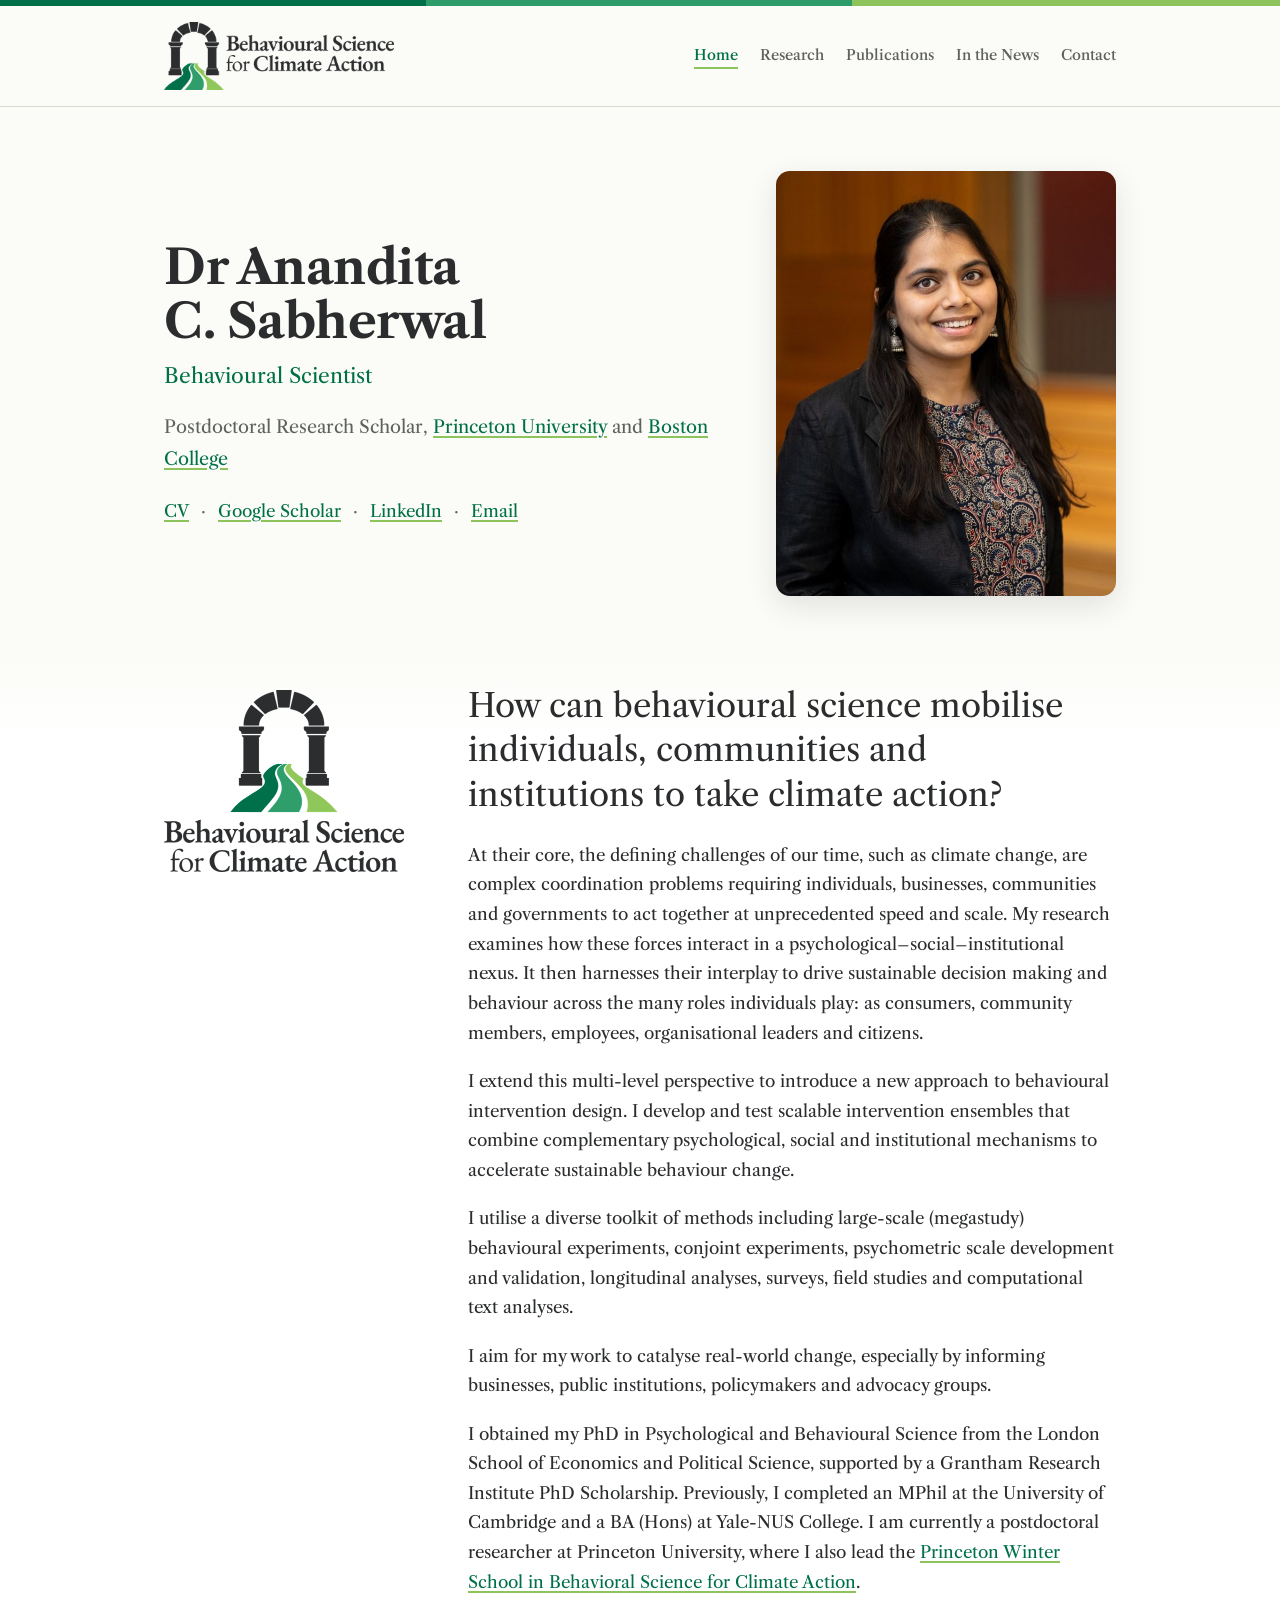
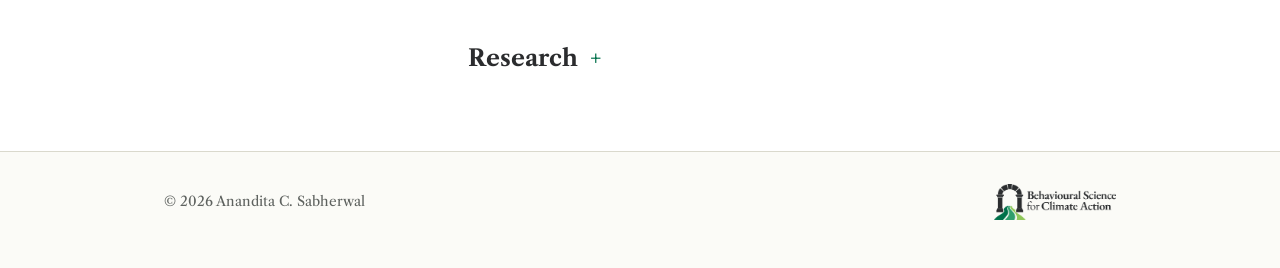
<file: index.html>
<!doctype html>
<html lang="en-GB">
<head>
<meta charset="utf-8">
<meta name="viewport" content="width=device-width, initial-scale=1">
<title>Dr Anandita C. Sabherwal | Behavioural Science for Climate Action</title>
<meta name="description" content="Dr Anandita C. Sabherwal is a behavioural scientist at Princeton University and Boston College. Her research in behavioural science and social psychology examines how to drive action on climate change.">
<meta name="keywords" content="Anandita Sabherwal, behavioural science, behavioral science, social psychology, climate change, climate action, environmental psychology, sustainability, collective action, climate policy, megastudies, Princeton University, Boston College">
<link rel="canonical" href="https://anandita-sabherwal.com/">
<link rel="icon" type="image/png" href="favicon.png">
<link rel="apple-touch-icon" href="apple-touch-icon.png">
<meta name="theme-color" content="#FBFBF7">
<meta property="og:type" content="profile">
<meta property="og:title" content="Dr Anandita C. Sabherwal | Behavioural Science for Climate Action">
<meta property="og:description" content="Dr Anandita C. Sabherwal is a behavioural scientist at Princeton University and Boston College. Her research in behavioural science and social psychology examines how to drive action on climate change.">
<meta property="og:url" content="https://anandita-sabherwal.com/">
<meta property="og:image" content="https://anandita-sabherwal.com/photo.jpg">
<meta property="og:locale" content="en_GB">
<link rel="preconnect" href="https://fonts.googleapis.com">
<link rel="preconnect" href="https://fonts.gstatic.com" crossorigin>
<link href="https://fonts.googleapis.com/css2?family=Libre+Caslon+Text:ital,wght@0,400;0,700;1,400&display=swap" rel="stylesheet">
<link rel="stylesheet" href="style.css">
<script type="application/ld+json">
{
  "@context": "https://schema.org",
  "@type": "Person",
  "name": "Anandita C. Sabherwal",
  "alternateName": [
    "Anandita Sabherwal",
    "Ana Sabherwal"
  ],
  "honorificPrefix": "Dr",
  "url": "https://anandita-sabherwal.com/",
  "image": "https://anandita-sabherwal.com/photo.jpg",
  "jobTitle": "Postdoctoral Research Scholar",
  "affiliation": [
    {
      "@type": "CollegeOrUniversity",
      "name": "Princeton University"
    },
    {
      "@type": "CollegeOrUniversity",
      "name": "Boston College"
    }
  ],
  "alumniOf": [
    {
      "@type": "CollegeOrUniversity",
      "name": "London School of Economics and Political Science"
    },
    {
      "@type": "CollegeOrUniversity",
      "name": "University of Cambridge"
    }
  ],
  "knowsAbout": [
    "Behavioural science",
    "Social psychology",
    "Climate change",
    "Climate action",
    "Environmental psychology",
    "Sustainability",
    "Collective action",
    "Climate policy",
    "Behavioural interventions",
    "Megastudies"
  ],
  "sameAs": [
    "https://scholar.google.com/citations?user=oSfUmEAAAAAJ",
    "https://www.linkedin.com/in/anandita-sabherwal",
    "https://cpree.princeton.edu/people/anandita-sabherwal",
    "https://anandita-sabherwal.weebly.com/"
  ]
}
</script>
<style>
.intro-q { font-size: clamp(1.5rem, 3.2vw, 2.05rem); line-height: 1.35; font-weight: 400; color: var(--ink); margin: 0 0 24px; text-wrap: balance; }
.readmore.rs { border: 0; margin-top: 2.4em; }
.readmore.rs summary { display: inline-flex; justify-content: flex-start; align-items: baseline; gap: 12px; padding: 0; font-family: var(--serif); font-size: 1.45rem; font-weight: 700; letter-spacing: 0; text-transform: none; color: var(--ink); }
.readmore.rs summary::after { content: none; }
.readmore.rs .pm::before { content: "+"; font-weight: 400; color: var(--forest); }
.readmore.rs[open] .pm::before { content: "\2212"; }
.readmore.rs summary:hover { color: var(--forest); }
.readmore.rs .readmore-body { padding-top: 14px; }
</style>
</head>
<body>

<div class="stripe" aria-hidden="true"></div>
<header class="site">
  <div class="bar">
    <a class="brand" href="index.html"><img src="logo.png" alt="Behavioural Science for Climate Action" width="1000" height="296"></a>
    <nav aria-label="Main">
      <a href="index.html" aria-current="page">Home</a>
      <a href="index.html#research">Research</a>
      <a href="publications.html">Publications</a>
      <a href="in-the-news.html">In the News</a>
      <a href="contact.html">Contact</a>
    </nav>
  </div>
</header>

<main>

  <div class="hero">
    <div>
      <h1>Dr Anandita C. Sabherwal</h1>
      <p class="title-line">Behavioural Scientist</p>
      <p class="role">Postdoctoral Research Scholar, <a href="https://cpree.princeton.edu/people/anandita-sabherwal">Princeton University</a> and <a href="https://www.bc.edu/content/bc-web/schools/morrissey/departments/psychology-neuroscience/labs/sparkman-lab/people.html">Boston College</a></p>
      <p class="quicklinks"><a href="https://drive.google.com/file/d/1-MQa-zO1Q47tE6_Z-SxhCzcOcGEx7T5-/view?usp=sharing">CV</a><a href="https://scholar.google.com/citations?user=oSfUmEAAAAAJ&amp;hl=en">Google Scholar</a><a href="https://www.linkedin.com/in/anandita-sabherwal">LinkedIn</a><a href="mailto:asabherwal@princeton.edu">Email</a></p>
    </div>
    <div class="headshot">
      <img src="photo.jpg" alt="Dr Anandita C. Sabherwal" width="800" height="994">
    </div>
  </div>

</main>

<div class="intro">
  <div class="intro-inner">
    <div class="side-logo"><img src="logo-stacked.png" alt="Behavioural Science for Climate Action" width="700" height="530"></div>
    <div class="prose">
      <h2 class="intro-q">How can behavioural science mobilise individuals, communities and institutions to take climate action?</h2>
      <p>At their core, the defining challenges of our time, such as climate change, are complex coordination problems requiring individuals, businesses, communities and governments to act together at unprecedented speed and scale. My research examines how these forces interact in a psychological–social–institutional nexus. It then harnesses their interplay to drive sustainable decision making and behaviour across the many roles individuals play: as consumers, community members, employees, organisational leaders and citizens.</p>
      <p>I extend this multi-level perspective to introduce a new approach to behavioural intervention design. I develop and test scalable intervention ensembles that combine complementary psychological, social and institutional mechanisms to accelerate sustainable behaviour change.</p>
      <p>I utilise a diverse toolkit of methods including large-scale (megastudy) behavioural experiments, conjoint experiments, psychometric scale development and validation, longitudinal analyses, surveys, field studies and computational text analyses.</p>
      <p>I aim for my work to catalyse real-world change, especially by informing businesses, public institutions, policymakers and advocacy groups.</p>
      <p>I obtained my PhD in Psychological and Behavioural Science from the London School of Economics and Political Science, supported by a Grantham Research Institute PhD Scholarship. Previously, I completed an MPhil at the University of Cambridge and a BA (Hons) at Yale-NUS College. I am currently a postdoctoral researcher at Princeton University, where I also lead the <a href="https://www.princetonclimateschool.com/">Princeton Winter School in Behavioral Science for Climate Action</a>.</p>
    <details class="readmore rs" id="research">
      <summary>Research <span class="pm" aria-hidden="true"></span></summary>
      <div class="readmore-body">
      <p>My overarching aim is to develop a behavioural science for complex societal challenges. I view challenges such as climate change both as targets for intervention and as contexts for uncovering the mechanisms through which individuals, groups and institutions influence eachother's decisions and actions This work is rooted in, and seeks to advance, theories of judgment and decision making, social and organisational influence and behavioural intervention design.</p>
      <p>Specifically, I ask: How do <strong>psychological processes</strong> such as motivation and emotions, <strong>social processes</strong> such as social norms and social identity, and <strong>institutional processes</strong> such as organisational culture and governmental efficacy co-influence one another? How can synergies be created between these processes to drive transformative change? And, equally importantly, what happens when these forces are misaligned on an issue?</p>
      <p>I translate these insights into interventions to drive key behaviours, including sustainable consumption, workplace sustainability, climate advocacy and policy support. I then stress-test these interventions in multi-intervention megastudies.</p>
      <p>I have published this work in leading academic journals including <a href="https://www.pnas.org/doi/10.1073/pnas.2533408123"><i>Proceedings of the National Academy of Sciences</i></a>, Nature's <a href="https://www.nature.com/articles/s43247-026-03743-1"><i>Communications Earth &amp; Environment</i></a>, <a href="https://www.sciencedirect.com/science/article/pii/S2352154624001268"><i>Current Opinion in Behavioral Sciences</i></a> and the <a href="https://www.sciencedirect.com/science/article/pii/S0272494421000931"><i>Journal of Environmental Psychology</i></a>, among others.</p>
      <p>I have also communicated these findings to broader audiences through public-facing writing for outlets such as <a href="https://time.com/article/2026/08/03/how-to-address-america-crisis-of-confidence/">TIME</a>, <a href="https://www.nature.com/articles/d41586-026-02424-5">Nature</a>, SPSP's <a href="https://spsp.org/news/character-and-context-blog/sabherwal-sparkman-when-societys-loudest-voices-disagree-whom-do-people-follow">Character and Context</a> blog, <a href="https://theconversation.com/greta-thunberg-effect-people-familiar-with-young-climate-activist-may-be-more-likely-to-act-154146">The Conversation</a>, <a href="https://grist.org/fix/opinion/angry-about-the-climate-crisis-research-shows-that-could-be-a-good-thing/">Grist</a> and <a href="https://www.downtoearth.org.in/climate-change/climate-proxies-can-effectively-mobilise-public-action-and-tackle-climate-change-65745">Down to Earth</a>.</p>
      <p>My research spans diverse lab and field settings in India, Singapore, the United States, the United Kingdom and the European Union.</p>
      </div>
    </details>
    </div>
  </div>
</div>
<script>
  (function () {
    function openIfHash() {
      if (location.hash === '#research') {
        var d = document.getElementById('research');
        if (d) { d.open = true; d.scrollIntoView({ block: 'start' }); }
      }
    }
    openIfHash(); window.addEventListener('hashchange', openIfHash);
  })();
</script>

<footer>
  <div class="foot">
    <span>© <span id="y">2026</span> Anandita C. Sabherwal</span>
    <img src="logo.png" alt="Behavioural Science for Climate Action" width="1000" height="296">
  </div>
  <script>document.getElementById('y').textContent = new Date().getFullYear();</script>
</footer>

</body>
</html>
</file>
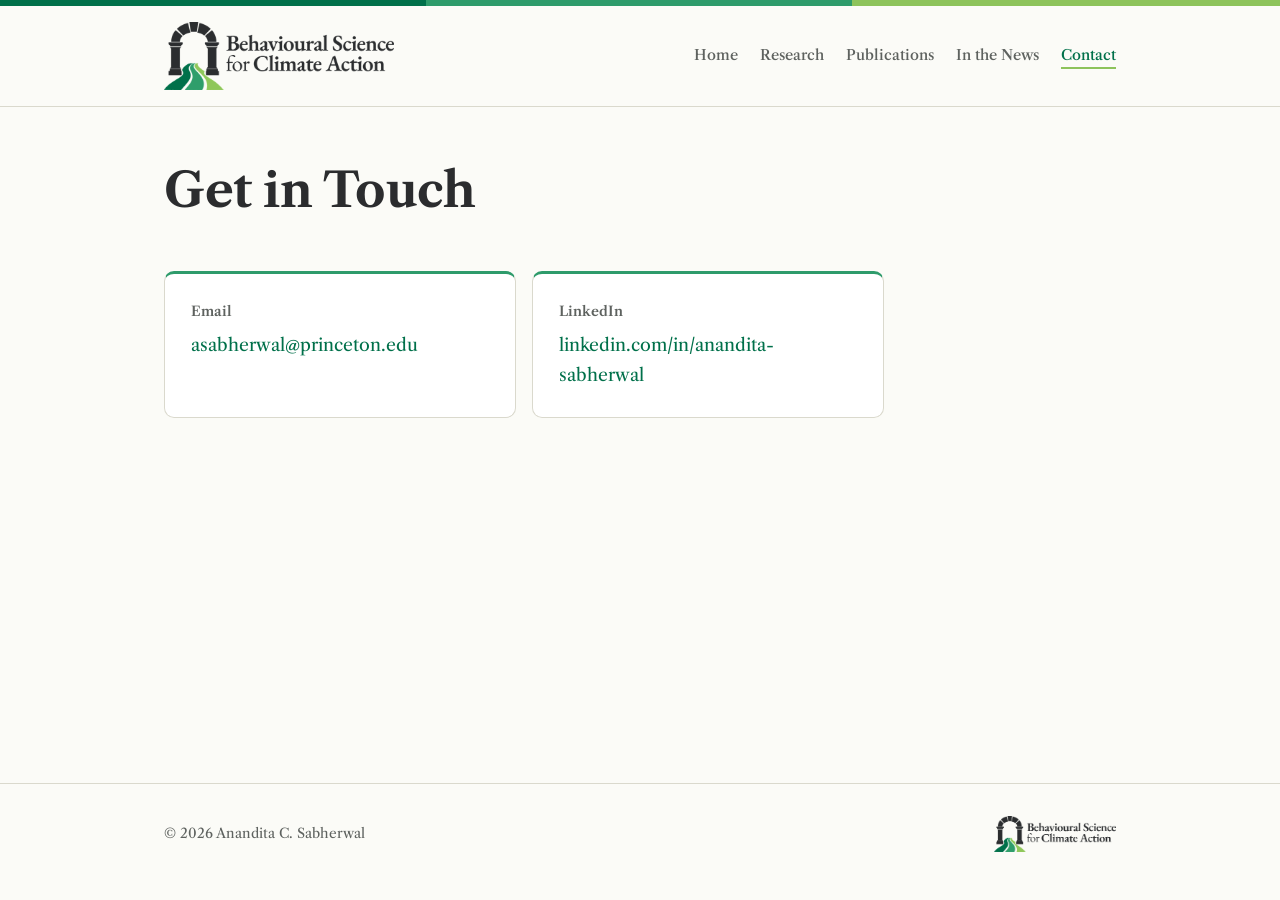
<file: contact.html>
<!doctype html>
<html lang="en-GB">
<head>
<meta charset="utf-8">
<meta name="viewport" content="width=device-width, initial-scale=1">
<title>Contact | Dr Anandita C. Sabherwal</title>
<meta name="description" content="Contact Dr Anandita C. Sabherwal, behavioural scientist at Princeton University and Boston College.">
<meta name="keywords" content="Anandita Sabherwal, behavioural science, behavioral science, social psychology, climate change, climate action, environmental psychology, sustainability, collective action, climate policy, megastudies, Princeton University, Boston College">
<link rel="canonical" href="https://anandita-sabherwal.com/contact.html">
<link rel="icon" type="image/png" href="favicon.png">
<link rel="apple-touch-icon" href="apple-touch-icon.png">
<meta name="theme-color" content="#FBFBF7">
<meta property="og:type" content="profile">
<meta property="og:title" content="Contact | Dr Anandita C. Sabherwal">
<meta property="og:description" content="Contact Dr Anandita C. Sabherwal, behavioural scientist at Princeton University and Boston College.">
<meta property="og:url" content="https://anandita-sabherwal.com/contact.html">
<meta property="og:image" content="https://anandita-sabherwal.com/photo.jpg">
<meta property="og:locale" content="en_GB">
<link rel="preconnect" href="https://fonts.googleapis.com">
<link rel="preconnect" href="https://fonts.gstatic.com" crossorigin>
<link href="https://fonts.googleapis.com/css2?family=Libre+Caslon+Text:ital,wght@0,400;0,700;1,400&display=swap" rel="stylesheet">
<link rel="stylesheet" href="style.css">
</head>
<body>

<div class="stripe" aria-hidden="true"></div>
<header class="site">
  <div class="bar">
    <a class="brand" href="index.html"><img src="logo.png" alt="Behavioural Science for Climate Action" width="1000" height="296"></a>
    <nav aria-label="Main">
      <a href="index.html">Home</a>
      <a href="index.html#research">Research</a>
      <a href="publications.html">Publications</a>
      <a href="in-the-news.html">In the News</a>
      <a href="contact.html" aria-current="page">Contact</a>
    </nav>
  </div>
</header>

<main class="page">
  <div class="pagehead">
    <h1>Get in Touch</h1>
  </div>
  <section>
    <div class="contactcards">
      <a class="ccard" href="mailto:asabherwal@princeton.edu"><span class="k">Email</span><span class="v">asabherwal@princeton.edu</span></a>
      <a class="ccard" href="https://www.linkedin.com/in/anandita-sabherwal"><span class="k">LinkedIn</span><span class="v">linkedin.com/in/anandita-sabherwal</span></a>
    </div>
  </section>
</main>

<footer>
  <div class="foot">
    <span>© <span id="y">2026</span> Anandita C. Sabherwal</span>
    <img src="logo.png" alt="Behavioural Science for Climate Action" width="1000" height="296">
  </div>
  <script>document.getElementById('y').textContent = new Date().getFullYear();</script>
</footer>

</body>
</html>
</file>
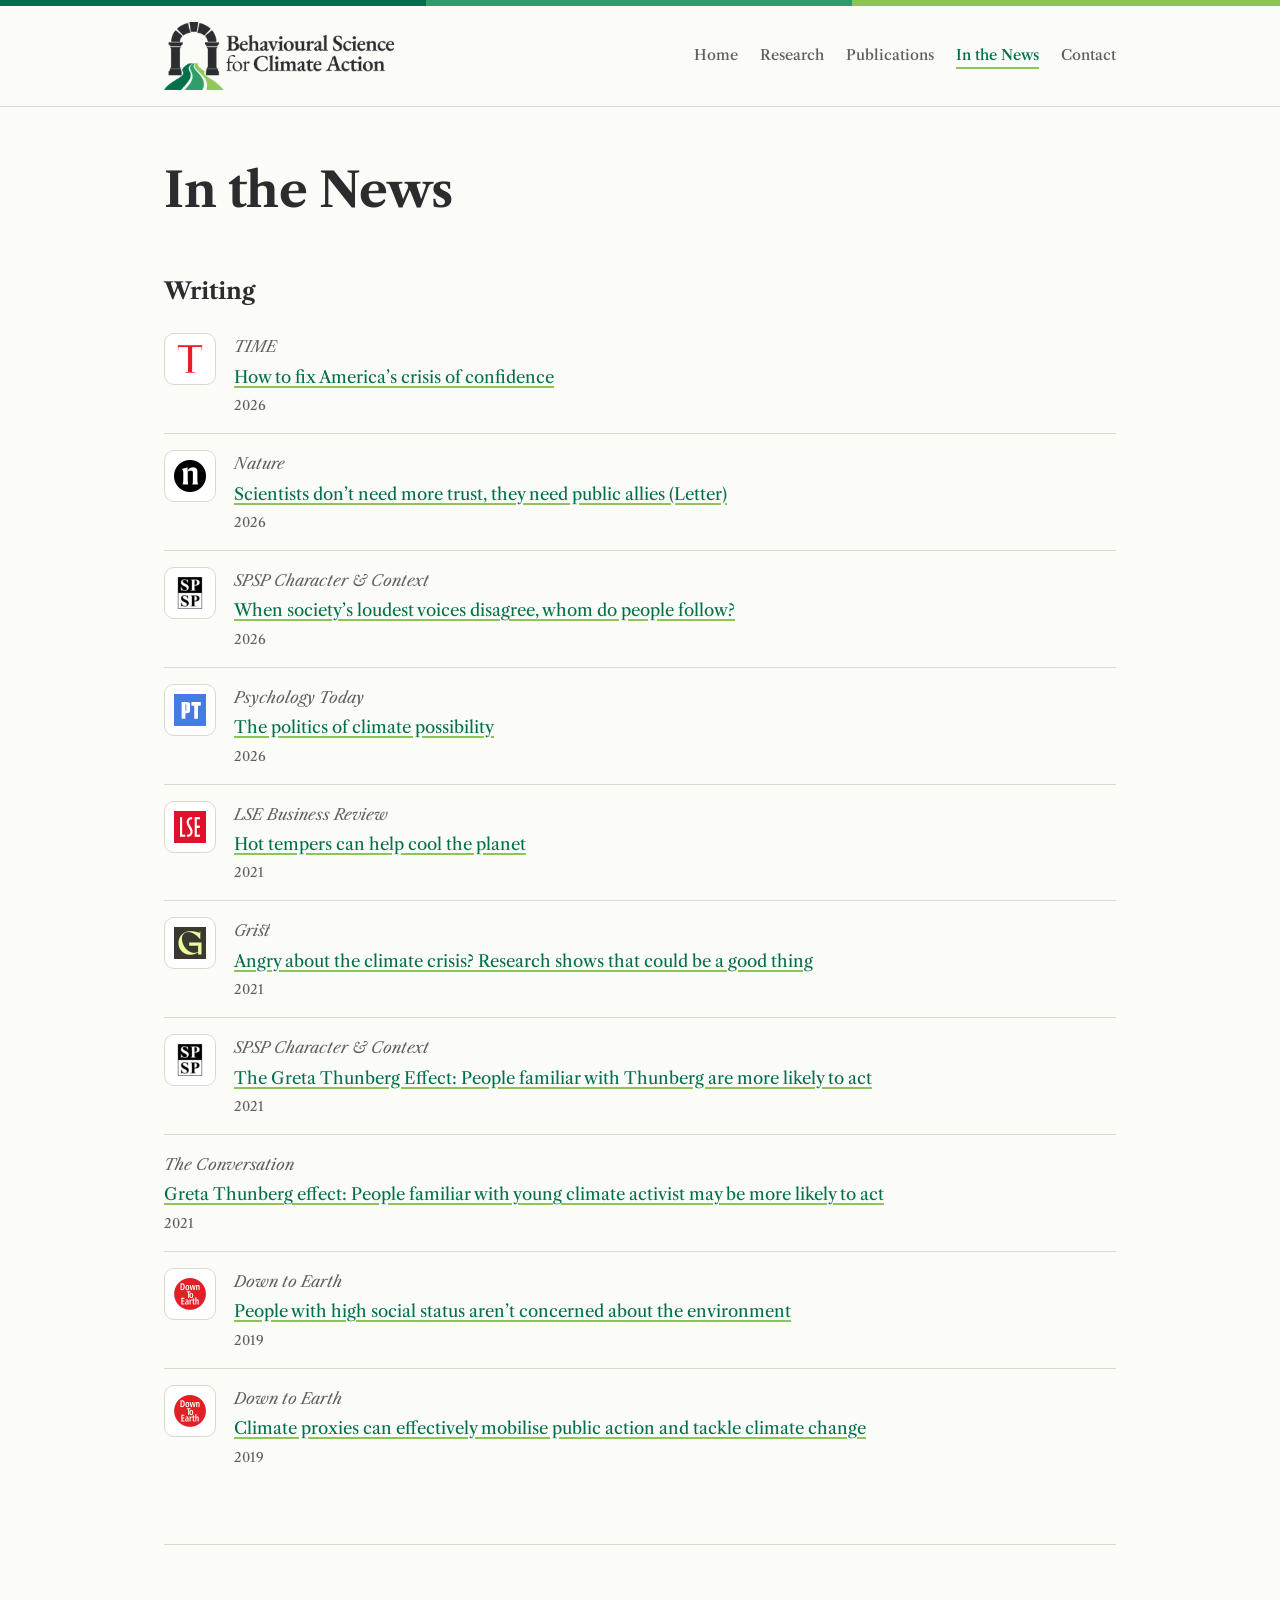
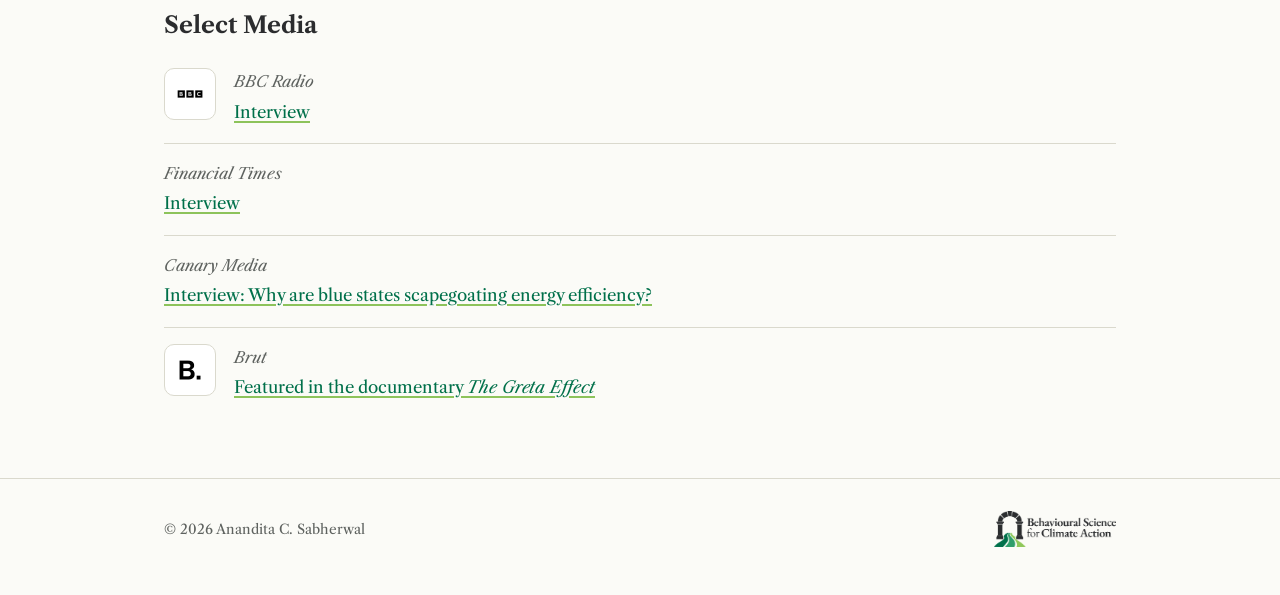
<file: in-the-news.html>
<!doctype html>
<html lang="en-GB">
<head>
<meta charset="utf-8">
<meta name="viewport" content="width=device-width, initial-scale=1">
<title>In the News | Dr Anandita C. Sabherwal</title>
<meta name="description" content="Dr Anandita C. Sabherwal in the news: writing for TIME, Nature, Psychology Today, Grist and The Conversation, and interviews with the BBC and Financial Times.">
<meta name="keywords" content="Anandita Sabherwal, behavioural science, behavioral science, social psychology, climate change, climate action, environmental psychology, sustainability, collective action, climate policy, megastudies, Princeton University, Boston College">
<link rel="canonical" href="https://anandita-sabherwal.com/in-the-news.html">
<link rel="icon" type="image/png" href="favicon.png">
<link rel="apple-touch-icon" href="apple-touch-icon.png">
<meta name="theme-color" content="#FBFBF7">
<meta property="og:type" content="profile">
<meta property="og:title" content="In the News | Dr Anandita C. Sabherwal">
<meta property="og:description" content="Dr Anandita C. Sabherwal in the news: writing for TIME, Nature, Psychology Today, Grist and The Conversation, and interviews with the BBC and Financial Times.">
<meta property="og:url" content="https://anandita-sabherwal.com/in-the-news.html">
<meta property="og:image" content="https://anandita-sabherwal.com/photo.jpg">
<meta property="og:locale" content="en_GB">
<link rel="preconnect" href="https://fonts.googleapis.com">
<link rel="preconnect" href="https://fonts.gstatic.com" crossorigin>
<link href="https://fonts.googleapis.com/css2?family=Libre+Caslon+Text:ital,wght@0,400;0,700;1,400&display=swap" rel="stylesheet">
<link rel="stylesheet" href="style.css">
</head>
<body>

<div class="stripe" aria-hidden="true"></div>
<header class="site">
  <div class="bar">
    <a class="brand" href="index.html"><img src="logo.png" alt="Behavioural Science for Climate Action" width="1000" height="296"></a>
    <nav aria-label="Main">
      <a href="index.html">Home</a>
      <a href="index.html#research">Research</a>
      <a href="publications.html">Publications</a>
      <a href="in-the-news.html" aria-current="page">In the News</a>
      <a href="contact.html">Contact</a>
    </nav>
  </div>
</header>

<main class="page">
  <div class="pagehead">
    <h1>In the News</h1>
  </div>
  <section>
    <h2>Writing</h2>
    <ul class="pwlist">
      <li><span class="outlet"><img src="outlets/time.png" alt="" width="40" height="40" loading="lazy" onerror="this.parentNode.remove()"></span><span class="pw"><span class="oname">TIME</span><a href="https://time.com/article/2026/08/03/how-to-address-america-crisis-of-confidence/">How to fix America’s crisis of confidence</a> <span class="yr">2026</span></span></li>
      <li><span class="outlet"><img src="outlets/nature.png" alt="" width="40" height="40" loading="lazy" onerror="this.parentNode.remove()"></span><span class="pw"><span class="oname">Nature</span><a href="https://www.nature.com/articles/d41586-026-02424-5">Scientists don’t need more trust, they need public allies (Letter)</a> <span class="yr">2026</span></span></li>
      <li><span class="outlet"><img src="outlets/spsp.png" alt="" width="40" height="40" loading="lazy" onerror="this.parentNode.remove()"></span><span class="pw"><span class="oname">SPSP Character &amp; Context</span><a href="https://spsp.org/news/character-and-context-blog/sabherwal-sparkman-when-societys-loudest-voices-disagree-whom-do-people-follow">When society’s loudest voices disagree, whom do people follow?</a> <span class="yr">2026</span></span></li>
      <li><span class="outlet"><img src="outlets/psychologytoday.png" alt="" width="40" height="40" loading="lazy" onerror="this.parentNode.remove()"></span><span class="pw"><span class="oname">Psychology Today</span><a href="https://www.psychologytoday.com/us/blog/climate-solutions/202606/the-politics-of-climate-possibility">The politics of climate possibility</a> <span class="yr">2026</span></span></li>
      <li><span class="outlet"><img src="outlets/lse.png" alt="" width="40" height="40" loading="lazy" onerror="this.parentNode.remove()"></span><span class="pw"><span class="oname">LSE Business Review</span><a href="https://blogs.lse.ac.uk/businessreview/2021/11/30/hot-tempers-can-help-cool-the-planet/">Hot tempers can help cool the planet</a> <span class="yr">2021</span></span></li>
      <li><span class="outlet"><img src="outlets/grist.png" alt="" width="40" height="40" loading="lazy" onerror="this.parentNode.remove()"></span><span class="pw"><span class="oname">Grist</span><a href="https://grist.org/fix/opinion/angry-about-the-climate-crisis-research-shows-that-could-be-a-good-thing/">Angry about the climate crisis? Research shows that could be a good thing</a> <span class="yr">2021</span></span></li>
      <li><span class="outlet"><img src="outlets/spsp.png" alt="" width="40" height="40" loading="lazy" onerror="this.parentNode.remove()"></span><span class="pw"><span class="oname">SPSP Character &amp; Context</span><a href="https://www.spsp.org/news-center/blog/sabherwal-van-der-linden-swim-greta-thunberg-effect">The Greta Thunberg Effect: People familiar with Thunberg are more likely to act</a> <span class="yr">2021</span></span></li>
      <li><span class="outlet"><img src="https://www.google.com/s2/favicons?domain=theconversation.com&amp;sz=128" alt="" width="40" height="40" loading="lazy" onerror="this.parentNode.remove()"></span><span class="pw"><span class="oname">The Conversation</span><a href="https://theconversation.com/greta-thunberg-effect-people-familiar-with-young-climate-activist-may-be-more-likely-to-act-154146">Greta Thunberg effect: People familiar with young climate activist may be more likely to act</a> <span class="yr">2021</span></span></li>
      <li><span class="outlet"><img src="outlets/downtoearth.png" alt="" width="40" height="40" loading="lazy" onerror="this.parentNode.remove()"></span><span class="pw"><span class="oname">Down to Earth</span><a href="https://www.downtoearth.org.in/interviews/climate-change/-people-with-high-social-status-aren-t-concerned-about-environment--65988">People with high social status aren’t concerned about the environment</a> <span class="yr">2019</span></span></li>
      <li><span class="outlet"><img src="outlets/downtoearth.png" alt="" width="40" height="40" loading="lazy" onerror="this.parentNode.remove()"></span><span class="pw"><span class="oname">Down to Earth</span><a href="https://www.downtoearth.org.in/climate-change/climate-proxies-can-effectively-mobilise-public-action-and-tackle-climate-change-65745">Climate proxies can effectively mobilise public action and tackle climate change</a> <span class="yr">2019</span></span></li>
    </ul>
  </section>
  <section>
    <h2>Select Media</h2>
    <ul class="pwlist">
      <li><span class="outlet"><img src="outlets/bbc.png" alt="" width="40" height="40" loading="lazy" onerror="this.parentNode.remove()"></span><span class="pw"><span class="oname">BBC Radio</span><a href="https://www.bbc.co.uk/programmes/w3ct43dc">Interview</a></span></li>
      <li><span class="outlet"><img src="https://www.google.com/s2/favicons?domain=ft.com&amp;sz=128" alt="" width="40" height="40" loading="lazy" onerror="this.parentNode.remove()"></span><span class="pw"><span class="oname">Financial Times</span><a href="https://www.ft.com/content/6ee4bb03-3039-446a-997f-91a7aef5f137">Interview</a></span></li>
      <li><span class="outlet"><img src="https://www.google.com/s2/favicons?domain=canarymedia.com&amp;sz=128" alt="" width="40" height="40" loading="lazy" onerror="this.parentNode.remove()"></span><span class="pw"><span class="oname">Canary Media</span><a href="https://www.canarymedia.com/articles/energy-efficiency/why-are-blue-states-scapegoating-energy-efficiency">Interview: Why are blue states scapegoating energy efficiency?</a></span></li>
      <li><span class="outlet"><img src="outlets/brut.png" alt="" width="40" height="40" loading="lazy" onerror="this.parentNode.remove()"></span><span class="pw"><span class="oname">Brut</span><a href="https://www.primevideo.com/detail/LEffet-Greta/0MIDT0HH7QXJCJ7R3EQ5OZCF9L">Featured in the documentary <i>The Greta Effect</i></a></span></li>
    </ul>
  </section>
</main>

<footer>
  <div class="foot">
    <span>© <span id="y">2026</span> Anandita C. Sabherwal</span>
    <img src="logo.png" alt="Behavioural Science for Climate Action" width="1000" height="296">
  </div>
  <script>document.getElementById('y').textContent = new Date().getFullYear();</script>
</footer>

</body>
</html>
</file>
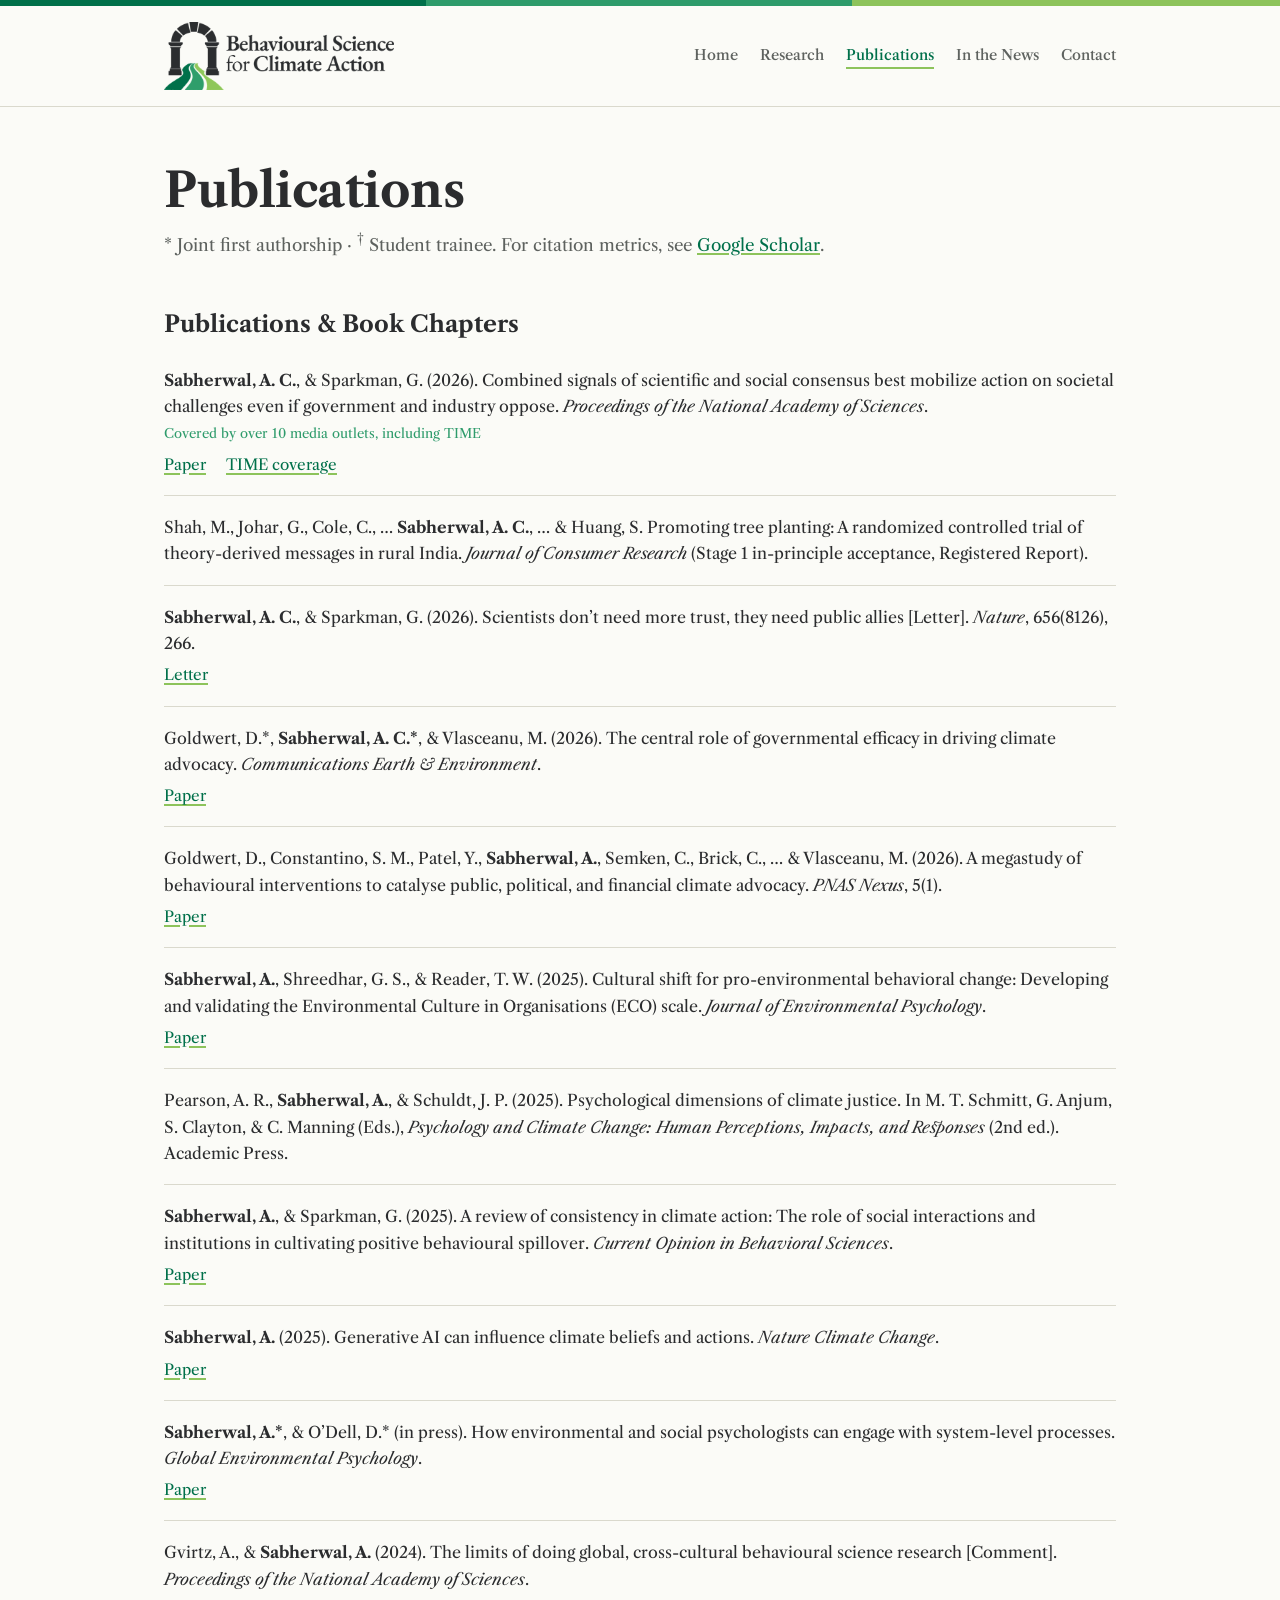
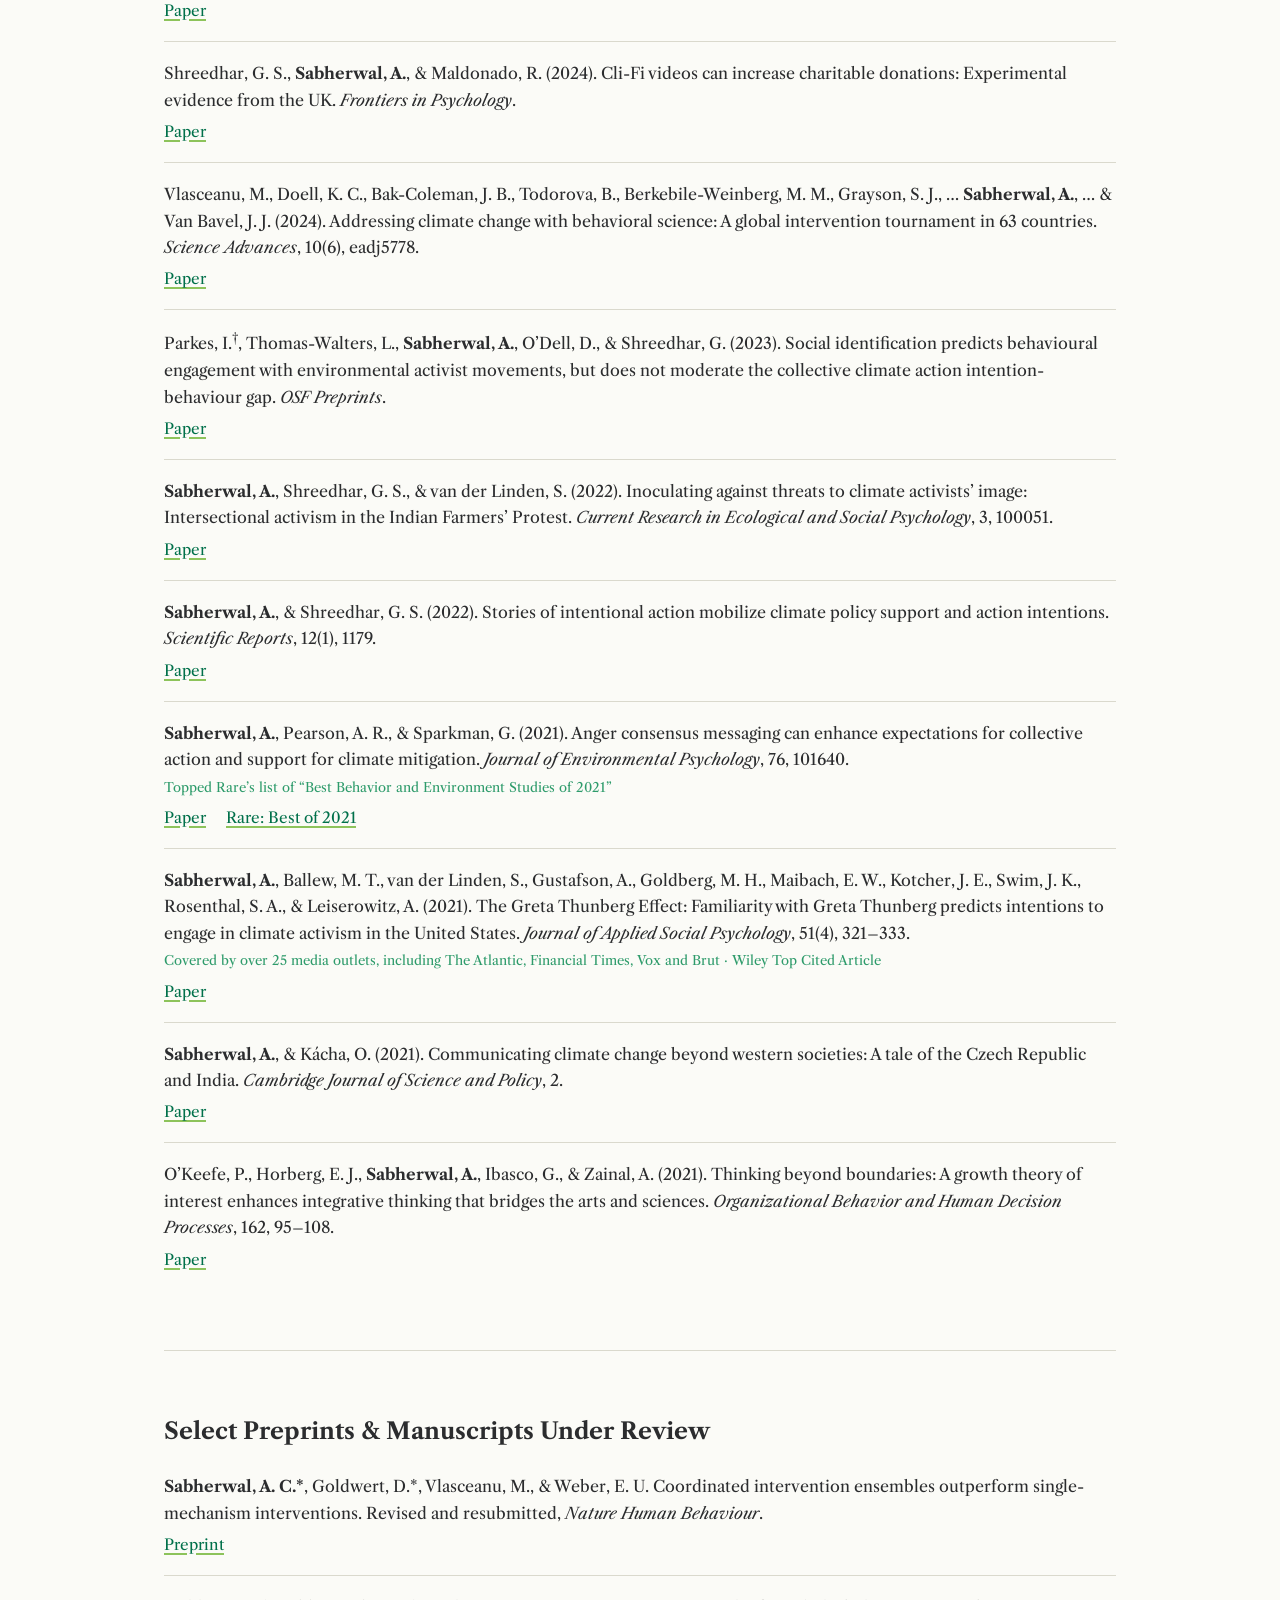
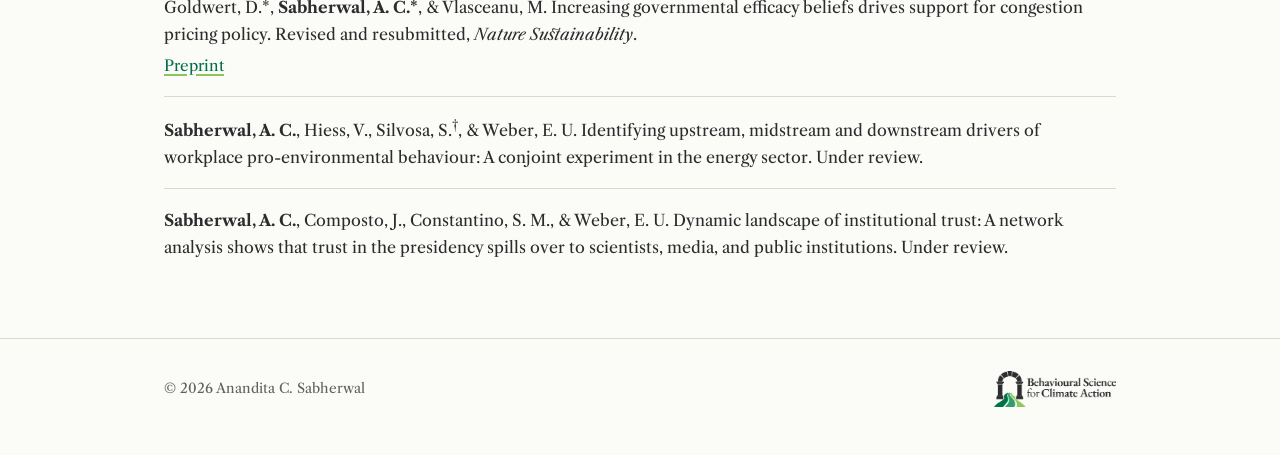
<file: publications.html>
<!doctype html>
<html lang="en-GB">
<head>
<meta charset="utf-8">
<meta name="viewport" content="width=device-width, initial-scale=1">
<title>Publications | Dr Anandita C. Sabherwal</title>
<meta name="description" content="Publications by Dr Anandita C. Sabherwal on climate action, collective action, behavioural interventions and megastudies, in PNAS, Nature Climate Change, Journal of Environmental Psychology and more.">
<meta name="keywords" content="Anandita Sabherwal, behavioural science, behavioral science, social psychology, climate change, climate action, environmental psychology, sustainability, collective action, climate policy, megastudies, Princeton University, Boston College">
<link rel="canonical" href="https://anandita-sabherwal.com/publications.html">
<link rel="icon" type="image/png" href="favicon.png">
<link rel="apple-touch-icon" href="apple-touch-icon.png">
<meta name="theme-color" content="#FBFBF7">
<meta property="og:type" content="profile">
<meta property="og:title" content="Publications | Dr Anandita C. Sabherwal">
<meta property="og:description" content="Publications by Dr Anandita C. Sabherwal on climate action, collective action, behavioural interventions and megastudies, in PNAS, Nature Climate Change, Journal of Environmental Psychology and more.">
<meta property="og:url" content="https://anandita-sabherwal.com/publications.html">
<meta property="og:image" content="https://anandita-sabherwal.com/photo.jpg">
<meta property="og:locale" content="en_GB">
<link rel="preconnect" href="https://fonts.googleapis.com">
<link rel="preconnect" href="https://fonts.gstatic.com" crossorigin>
<link href="https://fonts.googleapis.com/css2?family=Libre+Caslon+Text:ital,wght@0,400;0,700;1,400&display=swap" rel="stylesheet">
<link rel="stylesheet" href="style.css">
</head>
<body>

<div class="stripe" aria-hidden="true"></div>
<header class="site">
  <div class="bar">
    <a class="brand" href="index.html"><img src="logo.png" alt="Behavioural Science for Climate Action" width="1000" height="296"></a>
    <nav aria-label="Main">
      <a href="index.html">Home</a>
      <a href="index.html#research">Research</a>
      <a href="publications.html" aria-current="page">Publications</a>
      <a href="in-the-news.html">In the News</a>
      <a href="contact.html">Contact</a>
    </nav>
  </div>
</header>

<main class="page">
  <div class="pagehead">
    <h1>Publications</h1>
    <p class="sub">* Joint first authorship · <sup>†</sup> Student trainee. For citation metrics, see <a href="https://scholar.google.com/citations?user=oSfUmEAAAAAJ&amp;hl=en">Google Scholar</a>.</p>
  </div>
  <section>
    <h2>Publications &amp; Book Chapters</h2>

    <ol class="pubs">
      <li><span class="me">Sabherwal, A. C.</span>, &amp; Sparkman, G. (2026). Combined signals of scientific and social consensus best mobilize action on societal challenges even if government and industry oppose. <span class="venue">Proceedings of the National Academy of Sciences</span>.<br><span class="pnote">Covered by over 10 media outlets, including TIME</span><div class="actions"><a href="https://doi.org/10.1073/pnas.2533408123">Paper</a> <a href="https://time.com/article/2026/08/03/how-to-address-america-crisis-of-confidence/">TIME coverage</a></div></li>
      <li>Shah, M., Johar, G., Cole, C., … <span class="me">Sabherwal, A. C.</span>, … &amp; Huang, S. Promoting tree planting: A randomized controlled trial of theory-derived messages in rural India. <span class="venue">Journal of Consumer Research</span> (Stage 1 in-principle acceptance, Registered Report).</li>
      <li><span class="me">Sabherwal, A. C.</span>, &amp; Sparkman, G. (2026). Scientists don’t need more trust, they need public allies [Letter]. <span class="venue">Nature</span>, 656(8126), 266.<div class="actions"><a href="https://www.nature.com/articles/d41586-026-02424-5">Letter</a></div></li>
      <li>Goldwert, D.*, <span class="me">Sabherwal, A. C.*</span>, &amp; Vlasceanu, M. (2026). The central role of governmental efficacy in driving climate advocacy. <span class="venue">Communications Earth &amp; Environment</span>.<div class="actions"><a href="https://www.nature.com/articles/s43247-026-03743-1">Paper</a></div></li>
      <li>Goldwert, D., Constantino, S. M., Patel, Y., <span class="me">Sabherwal, A.</span>, Semken, C., Brick, C., … &amp; Vlasceanu, M. (2026). A megastudy of behavioural interventions to catalyse public, political, and financial climate advocacy. <span class="venue">PNAS Nexus</span>, 5(1).<div class="actions"><a href="https://doi.org/10.1093/pnasnexus/pgaf400">Paper</a></div></li>
      <li><span class="me">Sabherwal, A.</span>, Shreedhar, G. S., &amp; Reader, T. W. (2025). Cultural shift for pro-environmental behavioral change: Developing and validating the Environmental Culture in Organisations (ECO) scale. <span class="venue">Journal of Environmental Psychology</span>.<div class="actions"><a href="https://doi.org/10.1016/j.jenvp.2025.102597">Paper</a></div></li>
      <li>Pearson, A. R., <span class="me">Sabherwal, A.</span>, &amp; Schuldt, J. P. (2025). Psychological dimensions of climate justice. In M. T. Schmitt, G. Anjum, S. Clayton, &amp; C. Manning (Eds.), <span class="venue">Psychology and Climate Change: Human Perceptions, Impacts, and Responses</span> (2nd ed.). Academic Press.</li>
      <li><span class="me">Sabherwal, A.</span>, &amp; Sparkman, G. (2025). A review of consistency in climate action: The role of social interactions and institutions in cultivating positive behavioural spillover. <span class="venue">Current Opinion in Behavioral Sciences</span>.<div class="actions"><a href="https://doi.org/10.1016/j.cobeha.2024.101475">Paper</a></div></li>
      <li><span class="me">Sabherwal, A.</span> (2025). Generative AI can influence climate beliefs and actions. <span class="venue">Nature Climate Change</span>.<div class="actions"><a href="https://doi.org/10.1038/s41558-025-02438-3">Paper</a></div></li>
      <li><span class="me">Sabherwal, A.*</span>, &amp; O’Dell, D.* (in press). How environmental and social psychologists can engage with system-level processes. <span class="venue">Global Environmental Psychology</span>.<div class="actions"><a href="https://doi.org/10.5964/gep.13621">Paper</a></div></li>
      <li>Gvirtz, A., &amp; <span class="me">Sabherwal, A.</span> (2024). The limits of doing global, cross-cultural behavioural science research [Comment]. <span class="venue">Proceedings of the National Academy of Sciences</span>.<div class="actions"><a href="https://doi.org/10.1073/pnas.2316690121">Paper</a></div></li>
      <li>Shreedhar, G. S., <span class="me">Sabherwal, A.</span>, &amp; Maldonado, R. (2024). Cli-Fi videos can increase charitable donations: Experimental evidence from the UK. <span class="venue">Frontiers in Psychology</span>.<div class="actions"><a href="https://doi.org/10.3389/fpsyg.2023.1176077">Paper</a></div></li>
      <li>Vlasceanu, M., Doell, K. C., Bak-Coleman, J. B., Todorova, B., Berkebile-Weinberg, M. M., Grayson, S. J., … <span class="me">Sabherwal, A.</span>, … &amp; Van Bavel, J. J. (2024). Addressing climate change with behavioral science: A global intervention tournament in 63 countries. <span class="venue">Science Advances</span>, 10(6), eadj5778.<div class="actions"><a href="https://doi.org/10.1126/sciadv.adj5778">Paper</a></div></li>
      <li>Parkes, I.<sup>†</sup>, Thomas-Walters, L., <span class="me">Sabherwal, A.</span>, O’Dell, D., &amp; Shreedhar, G. (2023). Social identification predicts behavioural engagement with environmental activist movements, but does not moderate the collective climate action intention-behaviour gap. <span class="venue">OSF Preprints</span>.<div class="actions"><a href="https://doi.org/10.31235/osf.io/4ksgw">Paper</a></div></li>
      <li><span class="me">Sabherwal, A.</span>, Shreedhar, G. S., &amp; van der Linden, S. (2022). Inoculating against threats to climate activists’ image: Intersectional activism in the Indian Farmers’ Protest. <span class="venue">Current Research in Ecological and Social Psychology</span>, 3, 100051.<div class="actions"><a href="https://doi.org/10.1016/j.cresp.2022.100051">Paper</a></div></li>
      <li><span class="me">Sabherwal, A.</span>, &amp; Shreedhar, G. S. (2022). Stories of intentional action mobilize climate policy support and action intentions. <span class="venue">Scientific Reports</span>, 12(1), 1179.<div class="actions"><a href="https://doi.org/10.1038/s41598-021-04392-4">Paper</a></div></li>
      <li><span class="me">Sabherwal, A.</span>, Pearson, A. R., &amp; Sparkman, G. (2021). Anger consensus messaging can enhance expectations for collective action and support for climate mitigation. <span class="venue">Journal of Environmental Psychology</span>, 76, 101640.<br><span class="pnote">Topped Rare’s list of “Best Behavior and Environment Studies of 2021”</span><div class="actions"><a href="https://doi.org/10.1016/j.jenvp.2021.101640">Paper</a> <a href="https://rare.org/blog/best-behavior-and-environment-studies-of-2021/">Rare: Best of 2021</a></div></li>
      <li><span class="me">Sabherwal, A.</span>, Ballew, M. T., van der Linden, S., Gustafson, A., Goldberg, M. H., Maibach, E. W., Kotcher, J. E., Swim, J. K., Rosenthal, S. A., &amp; Leiserowitz, A. (2021). The Greta Thunberg Effect: Familiarity with Greta Thunberg predicts intentions to engage in climate activism in the United States. <span class="venue">Journal of Applied Social Psychology</span>, 51(4), 321–333.<br><span class="pnote">Covered by over 25 media outlets, including The Atlantic, Financial Times, Vox and Brut · Wiley Top Cited Article</span><div class="actions"><a href="https://doi.org/10.1111/jasp.12737">Paper</a></div></li>
      <li><span class="me">Sabherwal, A.</span>, &amp; Kácha, O. (2021). Communicating climate change beyond western societies: A tale of the Czech Republic and India. <span class="venue">Cambridge Journal of Science and Policy</span>, 2.<div class="actions"><a href="https://doi.org/10.17863/CAM.65442">Paper</a></div></li>
      <li>O’Keefe, P., Horberg, E. J., <span class="me">Sabherwal, A.</span>, Ibasco, G., &amp; Zainal, A. (2021). Thinking beyond boundaries: A growth theory of interest enhances integrative thinking that bridges the arts and sciences. <span class="venue">Organizational Behavior and Human Decision Processes</span>, 162, 95–108.<div class="actions"><a href="https://doi.org/10.1016/j.obhdp.2020.10.007">Paper</a></div></li>
    </ol>
  </section>
  <section>
    <h2>Select Preprints &amp; Manuscripts Under Review</h2>

    <ol class="pubs">
      <li><span class="me">Sabherwal, A. C.*</span>, Goldwert, D.*, Vlasceanu, M., &amp; Weber, E. U. Coordinated intervention ensembles outperform single-mechanism interventions. Revised and resubmitted, <span class="venue">Nature Human Behaviour</span>.<div class="actions"><a href="https://doi.org/10.31234/osf.io/8j7n2_v1">Preprint</a></div></li>
      <li>Goldwert, D.*, <span class="me">Sabherwal, A. C.*</span>, &amp; Vlasceanu, M. Increasing governmental efficacy beliefs drives support for congestion pricing policy. Revised and resubmitted, <span class="venue">Nature Sustainability</span>.<div class="actions"><a href="https://doi.org/10.31234/osf.io/2h49g_v1">Preprint</a></div></li>
      <li><span class="me">Sabherwal, A. C.</span>, Hiess, V., Silvosa, S.<sup>†</sup>, &amp; Weber, E. U. Identifying upstream, midstream and downstream drivers of workplace pro-environmental behaviour: A conjoint experiment in the energy sector. Under review.</li>
      <li><span class="me">Sabherwal, A. C.</span>, Composto, J., Constantino, S. M., &amp; Weber, E. U. Dynamic landscape of institutional trust: A network analysis shows that trust in the presidency spills over to scientists, media, and public institutions. Under review.</li>
    </ol>
  </section>
</main>

<footer>
  <div class="foot">
    <span>© <span id="y">2026</span> Anandita C. Sabherwal</span>
    <img src="logo.png" alt="Behavioural Science for Climate Action" width="1000" height="296">
  </div>
  <script>document.getElementById('y').textContent = new Date().getFullYear();</script>
</footer>

</body>
</html>
</file>
<file: style.css>
:root {
  --bg: #FBFBF7;
  --surface: #FFFFFF;
  --tint: #EEF5E8;
  --ink: #2B2C2E;
  --muted: #5E625F;
  --rule: #DAD9CD;
  --forest: #00704A;
  --meadow: #2E9B6B;
  --leaf: #8DC35B;
  --serif: "Libre Caslon Text", Georgia, "Times New Roman", serif;
  --sans: "Libre Caslon Text", Georgia, "Times New Roman", serif;
}
* { box-sizing: border-box; }
html { scroll-behavior: smooth; }
body {
  margin: 0;
  min-height: 100vh;
  display: flex;
  flex-direction: column;
  background: var(--bg);
  color: var(--ink);
  font-family: var(--serif);
  font-size: 1.06rem;
  line-height: 1.75;
  -webkit-font-smoothing: antialiased;
}
a { color: var(--forest); text-decoration-color: var(--leaf); text-decoration-thickness: 2px; text-underline-offset: 3px; }
a:hover { color: var(--meadow); }
a:focus-visible, summary:focus-visible { outline: 2px solid var(--leaf); outline-offset: 3px; }
h1, h2 { text-wrap: balance; }

.stripe { height: 6px; background: linear-gradient(90deg, var(--forest) 0 33.3%, var(--meadow) 33.3% 66.6%, var(--leaf) 66.6% 100%); }

header.site {
  position: sticky; top: 0; z-index: 10;
  background: color-mix(in srgb, var(--bg) 92%, transparent);
  backdrop-filter: saturate(140%) blur(8px);
  border-bottom: 1px solid var(--rule);
}
.bar {
  max-width: 1000px; margin: 0 auto; padding: 16px 24px;
  display: flex; align-items: center; justify-content: space-between; gap: 16px;
  font-family: var(--sans); font-size: 0.9rem;
}
.bar .brand { display: flex; align-items: center; gap: 10px; color: var(--ink); text-decoration: none; font-family: var(--serif); font-weight: 700; font-size: 1.05rem; }
.bar .brand img { height: 68px; width: auto; display: block; }
.bar nav { display: flex; gap: 22px; flex-wrap: wrap; }
.bar nav a { color: var(--muted); text-decoration: none; font-weight: 500; }
.bar nav a:hover { color: var(--forest); }
.bar nav a[aria-current="page"] { color: var(--forest); box-shadow: inset 0 -2px 0 var(--leaf); }

main { max-width: 1000px; margin: 0 auto; padding: 0 24px; width: 100%; }

/* Home: name and photo */
.hero {
  display: grid; grid-template-columns: 1fr 340px; gap: 64px; align-items: center;
  padding: 64px 0 48px;
}
.hero h1 { font-size: clamp(2.1rem, 5vw, 3rem); line-height: 1.12; margin: 0 0 10px; font-weight: 700; letter-spacing: -.01em; }
.title-line { font-size: 1.3rem; color: var(--forest); margin: 0 0 18px; }
.role { font-size: 1.12rem; color: var(--muted); margin: 0 0 22px; }
.quicklinks { margin: 0; font-size: 1.06rem; }
.quicklinks a + a::before {
  content: "·"; display: inline-block; color: var(--muted); margin: 0 12px; text-decoration: none;
}
.headshot { position: relative; }
.headshot img {
  position: relative; display: block; width: 100%; max-width: 100%; height: auto; aspect-ratio: 4 / 5; object-fit: cover;
  border-radius: 14px; box-shadow: 0 10px 30px rgba(43,44,46,.12);
}

/* Home: introduction with logo column */
.intro {
  background: linear-gradient(180deg, var(--bg) 0, var(--surface) 96px);
  padding-block: 40px 72px; width: 100%;
}
.intro-inner {
  max-width: 1000px; margin: 0 auto;
  padding-left: max(24px, env(safe-area-inset-left, 0px)); padding-right: max(24px, env(safe-area-inset-right, 0px));
  display: grid; grid-template-columns: 240px 1fr; gap: 64px; align-items: start;
}
.side-logo { position: sticky; top: 130px; padding-top: 6px; }
.side-logo img { width: 100%; height: auto; display: block; }
.intro .prose { min-width: 0; max-width: 720px; }

.prose { max-width: 690px; }
.prose p { margin: 0 0 1.1em; }
.lede { font-size: 1.32rem; line-height: 1.55; }

.readmore { margin-top: 2.2em; border-top: 1px solid var(--rule); border-bottom: 1px solid var(--rule); scroll-margin-top: 120px; }
.readmore summary {
  list-style: none; cursor: pointer; padding: 18px 0; display: flex; align-items: center; justify-content: space-between;
  font-size: 1.2rem; font-weight: 700; color: var(--forest);
}
.readmore summary::-webkit-details-marker { display: none; }
.readmore summary::after {
  content: ""; width: 10px; height: 10px; border-right: 2px solid var(--forest); border-bottom: 2px solid var(--forest);
  transform: rotate(45deg) translate(-3px, -3px); transition: transform .2s;
}
.readmore[open] summary::after { transform: rotate(-135deg) translate(-2px, -2px); }
.readmore summary:hover span { color: var(--meadow); }
.readmore-body { padding: 4px 0 24px; }
.readmore-body .lede { font-size: 1.12rem; line-height: 1.7; }

/* Inner pages */
.pagehead { padding: 56px 0 8px; }
.pagehead h1 { font-size: clamp(2.1rem, 5vw, 3rem); line-height: 1.12; margin: 0 0 10px; font-weight: 700; letter-spacing: -.01em; }
.pagehead .sub { color: var(--muted); margin: 0; max-width: 690px; }
.pagehead + section { padding-top: 36px; }

section { padding: 60px 0; border-bottom: 1px solid var(--rule); }
section:last-of-type { border-bottom: 0; }
h2 { font-size: 1.45rem; font-weight: 700; margin: 0 0 22px; color: var(--ink); }

/* Publications */
.pubs { list-style: none; margin: 0; padding: 0; }
.pubs li { padding: 18px 0; border-top: 1px solid var(--rule); font-size: 1rem; line-height: 1.65; }
.pubs li:first-child { border-top: 0; padding-top: 0; }
.pubs .me { font-weight: 700; }
.pubs .venue { font-style: italic; }
.pnote { font-family: var(--sans); font-size: .82rem; color: var(--meadow); }
.pubs .actions { margin-top: 6px; font-size: .95rem; }
.pubs .actions a { margin-right: 16px; }
.note { font-family: var(--sans); font-size: .9rem; color: var(--muted); background: var(--tint); border-radius: 8px; padding: 14px 18px; }

/* Public writing */
.pwlist { list-style: none; margin: 0; padding: 0; }
.pwlist li { display: flex; gap: 18px; align-items: flex-start; padding: 16px 0; border-top: 1px solid var(--rule); }
.pwlist li:first-child { border-top: 0; padding-top: 0; }
.outlet {
  flex: 0 0 52px; width: 52px; height: 52px; border-radius: 10px; background: var(--surface);
  border: 1px solid var(--rule); display: grid; place-items: center; overflow: hidden;
}
.outlet img { width: 32px; height: 32px; object-fit: contain; display: block; }
.pw { min-width: 0; display: flex; flex-direction: column; gap: 2px; }
.oname { font-family: var(--serif); font-size: .98rem; font-style: italic; font-weight: 400; color: var(--muted); }
.pw a { font-size: 1.05rem; }
.yr { font-family: var(--sans); font-size: .82rem; color: var(--muted); }

/* Contact */
.contactcards { display: grid; grid-template-columns: repeat(auto-fit, minmax(260px, 1fr)); gap: 16px; max-width: 720px; }
.ccard {
  display: block; background: var(--surface); border: 1px solid var(--rule); border-top: 3px solid var(--meadow);
  border-radius: 10px; padding: 26px; text-decoration: none; color: var(--ink);
}
.ccard:hover { border-color: var(--meadow); color: var(--ink); }
.ccard .k { font-family: var(--sans); font-size: .85rem; font-weight: 600; color: var(--muted); display: block; margin-bottom: 6px; }
.ccard .v { font-size: 1.1rem; color: var(--forest); word-break: break-word; }

/* Footer */
footer { margin-top: auto; border-top: 1px solid var(--rule); }
.foot {
  max-width: 1000px; margin: 0 auto; padding: 32px 24px 48px;
  display: flex; justify-content: space-between; align-items: center; gap: 20px; flex-wrap: wrap;
  font-family: var(--sans); font-size: .85rem; color: var(--muted);
}
.foot img { height: 36px; width: auto; display: block; }

@media (max-width: 860px) {
  .hero { grid-template-columns: 1fr 260px; gap: 40px; }
  .intro-inner { grid-template-columns: 1fr; gap: 28px; }
  .side-logo { position: static; max-width: 220px; }
}
@media (max-width: 680px) {
  .bar { flex-direction: column; align-items: flex-start; gap: 10px; padding-bottom: 8px; }
  .bar .brand img { height: 54px; }
  header.site { position: static; }
  .hero h1 { font-size: 2.1rem; }
  .title-line { font-size: 1.15rem; }
  .role { font-size: 1.02rem; }
  .quicklinks a + a::before { margin: 0 8px; }
  .lede { font-size: 1.18rem; }
  .side-logo { max-width: 180px; }
  .pwlist li { gap: 14px; }
  .outlet { flex-basis: 44px; width: 44px; height: 44px; }
  .outlet img { width: 28px; height: 28px; }
  .pubs li { font-size: .97rem; }
  .bar nav { gap: 6px 18px; font-size: .9rem; flex-wrap: wrap; width: 100%; padding-bottom: 4px; }
  .bar nav a { white-space: nowrap; }
  .hero { grid-template-columns: 1fr; gap: 36px; padding: 36px 0 44px; }
  .headshot { order: -1; max-width: 260px; }
  .pagehead { padding-top: 36px; }
  .intro { padding-block: 24px 48px; }
}
@media (prefers-reduced-motion: reduce) {
  html { scroll-behavior: auto; }
  .readmore summary::after { transition: none; }
}
</file>
